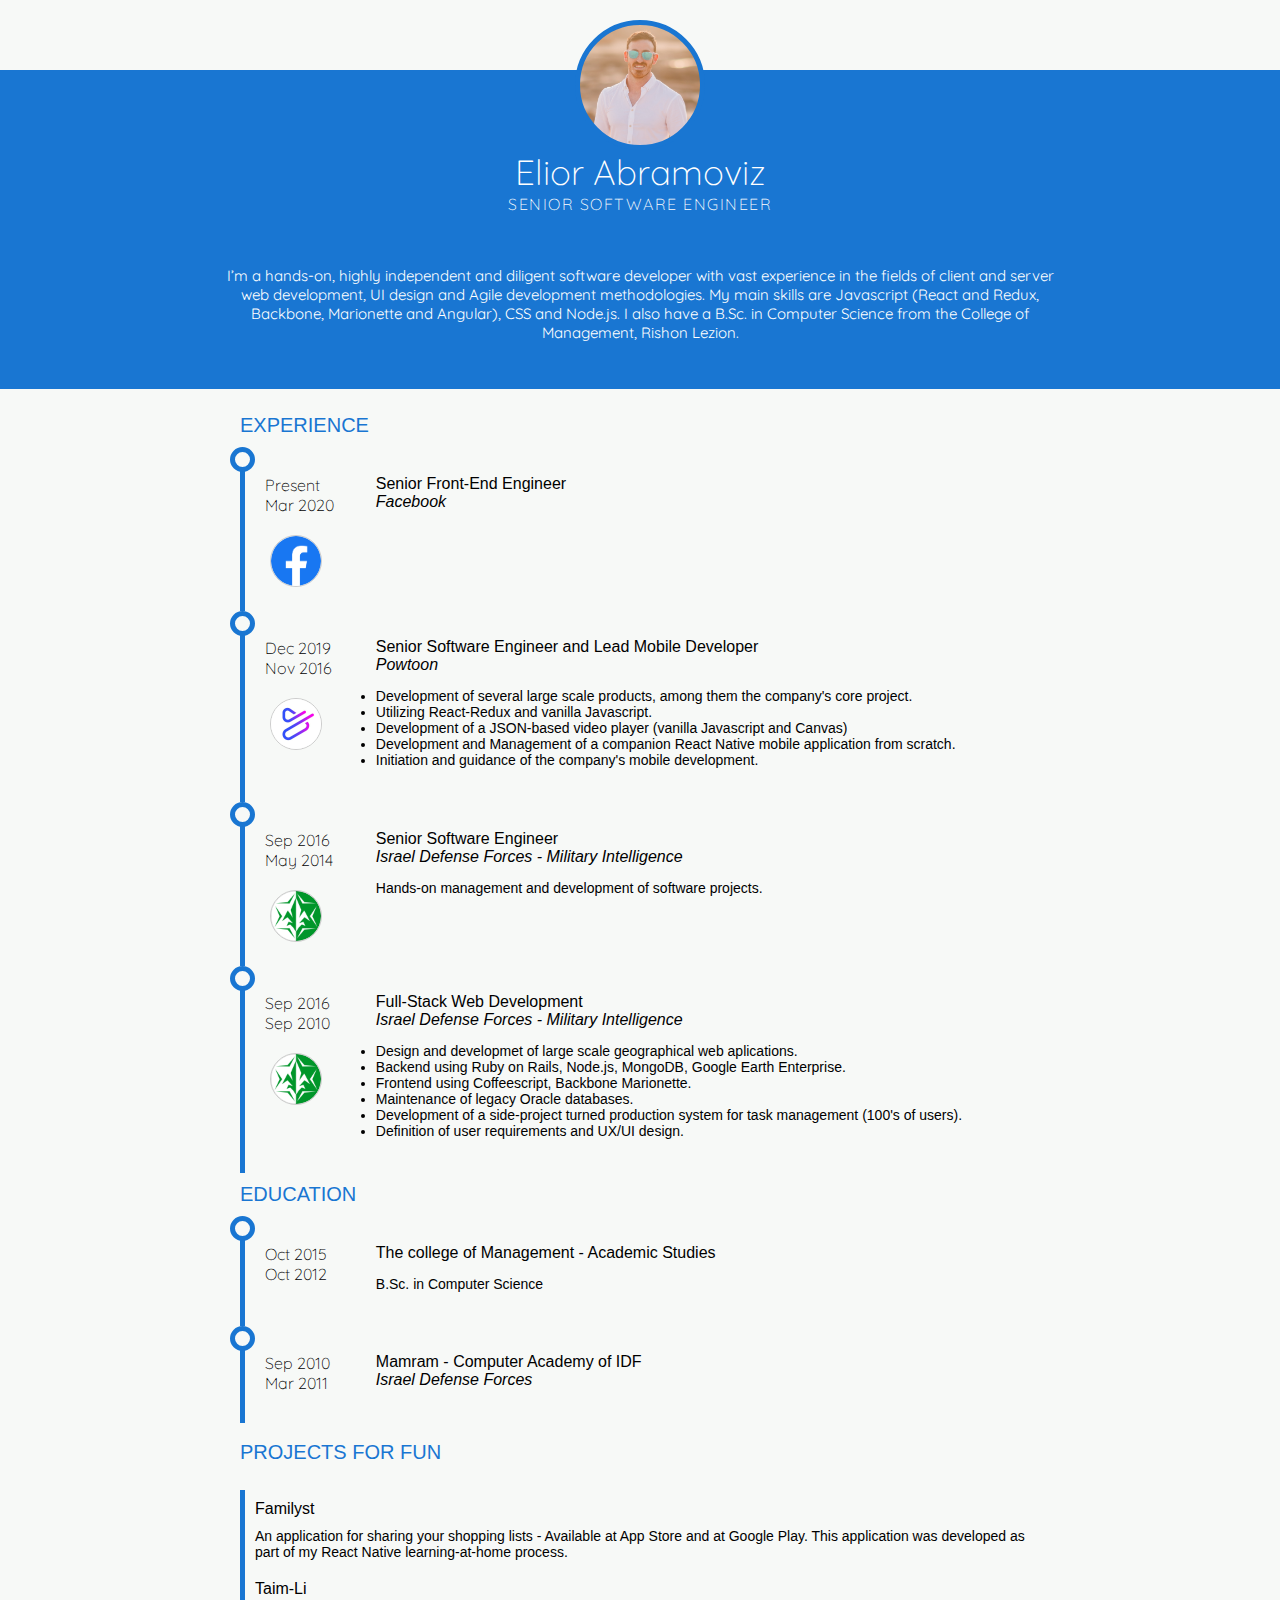
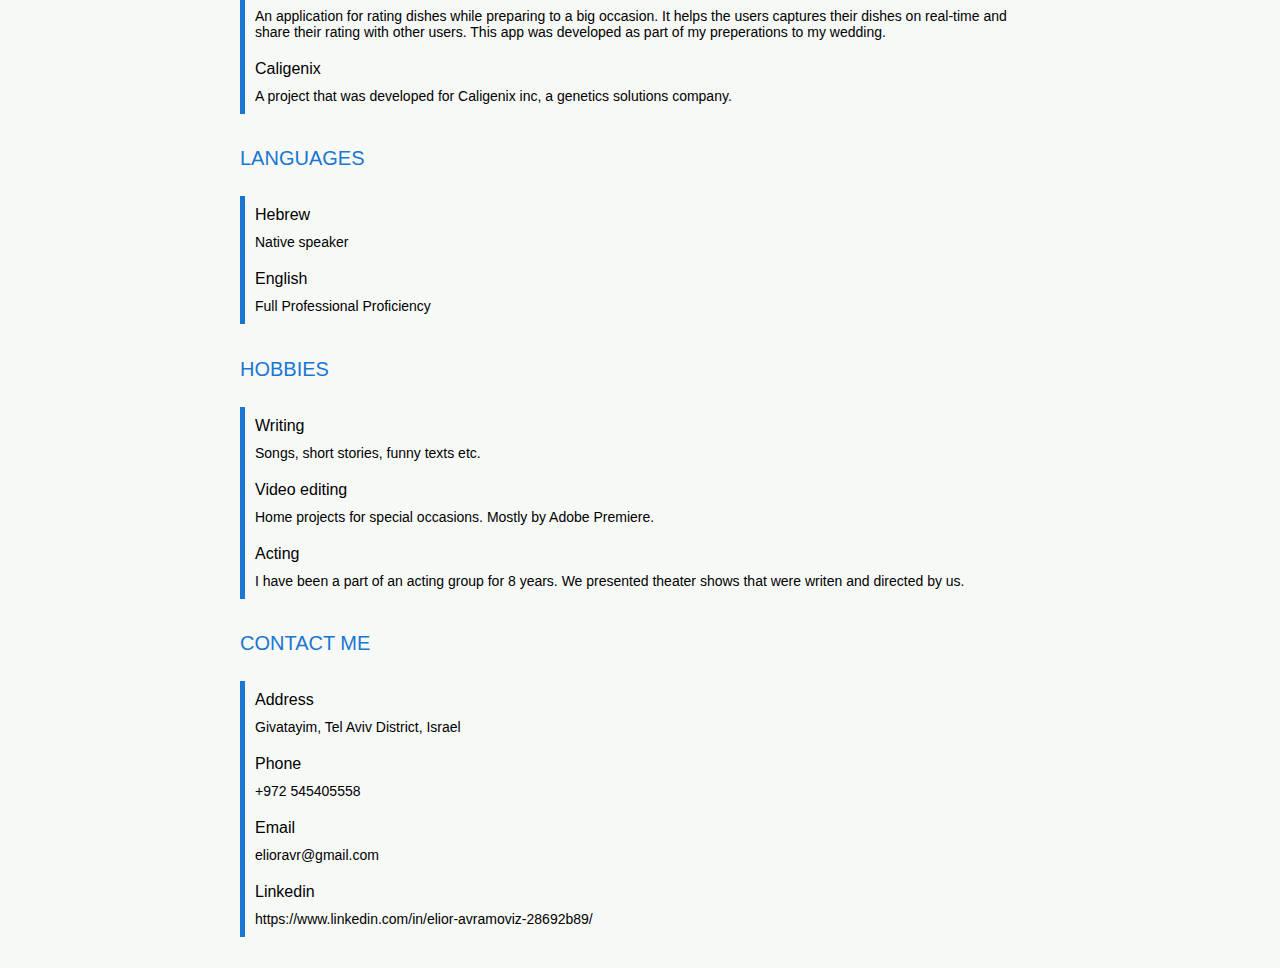
<file: index.html>
<!doctype html><html lang="en"><head><meta charset="utf-8"/><link rel="shortcut icon" href="/favicon.ico"/><meta name="viewport" content="width=device-width,initial-scale=1"/><meta name="theme-color" content="#000000"/><meta name="description" content="Web site created using create-react-app"/><link rel="apple-touch-icon" href="logo192.png"/><link href="https://fonts.googleapis.com/css?family=Quicksand:300,400&display=swap" rel="stylesheet"><link rel="manifest" href="/manifest.json"/><title>Elior Abramoviz - Resume</title><link href="/static/css/main.40939ac6.chunk.css" rel="stylesheet"></head><body><noscript>You need to enable JavaScript to run this app.</noscript><div id="root"></div><script>!function(i){function e(e){for(var r,t,n=e[0],o=e[1],u=e[2],l=0,f=[];l<n.length;l++)t=n[l],Object.prototype.hasOwnProperty.call(p,t)&&p[t]&&f.push(p[t][0]),p[t]=0;for(r in o)Object.prototype.hasOwnProperty.call(o,r)&&(i[r]=o[r]);for(s&&s(e);f.length;)f.shift()();return c.push.apply(c,u||[]),a()}function a(){for(var e,r=0;r<c.length;r++){for(var t=c[r],n=!0,o=1;o<t.length;o++){var u=t[o];0!==p[u]&&(n=!1)}n&&(c.splice(r--,1),e=l(l.s=t[0]))}return e}var t={},p={1:0},c=[];function l(e){if(t[e])return t[e].exports;var r=t[e]={i:e,l:!1,exports:{}};return i[e].call(r.exports,r,r.exports,l),r.l=!0,r.exports}l.m=i,l.c=t,l.d=function(e,r,t){l.o(e,r)||Object.defineProperty(e,r,{enumerable:!0,get:t})},l.r=function(e){"undefined"!=typeof Symbol&&Symbol.toStringTag&&Object.defineProperty(e,Symbol.toStringTag,{value:"Module"}),Object.defineProperty(e,"__esModule",{value:!0})},l.t=function(r,e){if(1&e&&(r=l(r)),8&e)return r;if(4&e&&"object"==typeof r&&r&&r.__esModule)return r;var t=Object.create(null);if(l.r(t),Object.defineProperty(t,"default",{enumerable:!0,value:r}),2&e&&"string"!=typeof r)for(var n in r)l.d(t,n,function(e){return r[e]}.bind(null,n));return t},l.n=function(e){var r=e&&e.__esModule?function(){return e.default}:function(){return e};return l.d(r,"a",r),r},l.o=function(e,r){return Object.prototype.hasOwnProperty.call(e,r)},l.p="/";var r=window.webpackJsonpresume=window.webpackJsonpresume||[],n=r.push.bind(r);r.push=e,r=r.slice();for(var o=0;o<r.length;o++)e(r[o]);var s=n;a()}([])</script><script src="/static/js/2.2fb57ecf.chunk.js"></script><script src="/static/js/main.e75df404.chunk.js"></script></body></html>
</file>
<file: static/css/main.40939ac6.chunk.css>
body{margin:0;font-family:-apple-system,BlinkMacSystemFont,Segoe UI,Roboto,Oxygen,Ubuntu,Cantarell,Fira Sans,Droid Sans,Helvetica Neue,sans-serif;-webkit-font-smoothing:antialiased;-moz-osx-font-smoothing:grayscale;box-sizing:border-box}code{font-family:source-code-pro,Menlo,Monaco,Consolas,Courier New,monospace}.App{text-align:center;background-color:#f7f9f7;padding-top:70px}.App .main-details-container{background-color:#1976d2;display:flex;flex-direction:column;justify-content:center;align-items:center;font-family:Quicksand,sans-serif;color:#fff;font-size:30px;font-weight:300;position:relative;padding-top:70px}.App .main-details-container.fixed{position:fixed;right:0;left:0;top:0;padding-top:0;background-color:#1976d2;z-index:1}.App .main-details-container .profile-picture{position:absolute;width:120px;height:120px;top:-60px;border-radius:50%;border:5px solid #1976d2;margin-top:10px;background-image:url(/profile.jpg);background-size:120%;background-position:50%}.App .main-details-container .name-container{margin-top:10px;font-size:35px}.App .main-details-container .job-title-container{font-size:16px;letter-spacing:1.5px;margin-bottom:5px;text-transform:uppercase}.App .main-details-container .summary{display:flex;justify-content:center;align-items:center;padding:10px;font-size:15px;font-weight:400;max-width:840px}.App .sections-container{display:flex;flex-direction:column;justify-content:center;align-items:center;padding:15px 20px;max-width:800px;margin:auto}.App .sections-container.with-margin-top{padding-top:170px}.App .sections-container .section{width:100%}.App .sections-container .section .title{text-transform:uppercase;font-size:20px;text-align:left;padding:10px 0;color:#1976d2}.App .sections-container .section .stages-container .stage{border-left:5px solid #1976d2;margin-top:7.5px;position:relative;padding:20px;display:flex}.App .sections-container .section .stages-container .stage .point-in-time{width:15px;height:15px;border-radius:50%;border:5px solid #1976d2;position:absolute;top:-7.5px;left:-15px;background-color:#f7f9f7}.App .sections-container .section .stages-container .stage .time-container{text-align:left;font-size:16px;font-family:Quicksand,sans-serif;font-weight:300;width:120px}.App .sections-container .section .stages-container .stage .time-container .logo{width:50px;height:50px;margin:20px 20px 0 5px;border-radius:50%;object-fit:cover;border:1px solid #ccc}.App .sections-container .section .stages-container .stage .details{text-align:left;padding:0 10px;width:100%}.App .sections-container .section .stages-container .stage .details .sub-title{font-weight:300;margin-bottom:10px;font-style:italic}.App .sections-container .section .stages-container .stage .details .description{font-weight:300;font-size:14px;list-style-type:none;padding-left:0}.App .sections-container .section .stages-container .stage .details .description.list li{list-style-type:disc}.App .sections-container .small-section,.App .sections-container .summary{margin-top:7.5px;display:flex;flex-direction:column;width:100%}.App .sections-container .small-section .title,.App .sections-container .summary .title{text-transform:uppercase;font-size:20px;text-align:left;padding:10px 0;color:#1976d2}.App .sections-container .small-section .stages-container,.App .sections-container .summary .stages-container{padding:0}.App .sections-container .small-section .stages-container .stage,.App .sections-container .summary .stages-container .stage{border-left:5px solid #1976d2;display:flex;flex-direction:column;align-items:flex-start;padding:10px}.App .sections-container .small-section .stages-container .stage .stage-title,.App .sections-container .summary .stages-container .stage .stage-title{margin-bottom:10px}.App .sections-container .small-section .stages-container .stage .description,.App .sections-container .summary .stages-container .stage .description{font-weight:300;font-size:14px;list-style-type:none;padding-left:0;text-align:left}.App .sections-container .summary .description{border-left:5px solid #1976d2;font-weight:300;font-size:14px;list-style-type:none;padding-left:20px;text-align:left}@media (max-width:800px){.logo{margin-left:5px!important}}
/*# sourceMappingURL=main.40939ac6.chunk.css.map */
</file>
